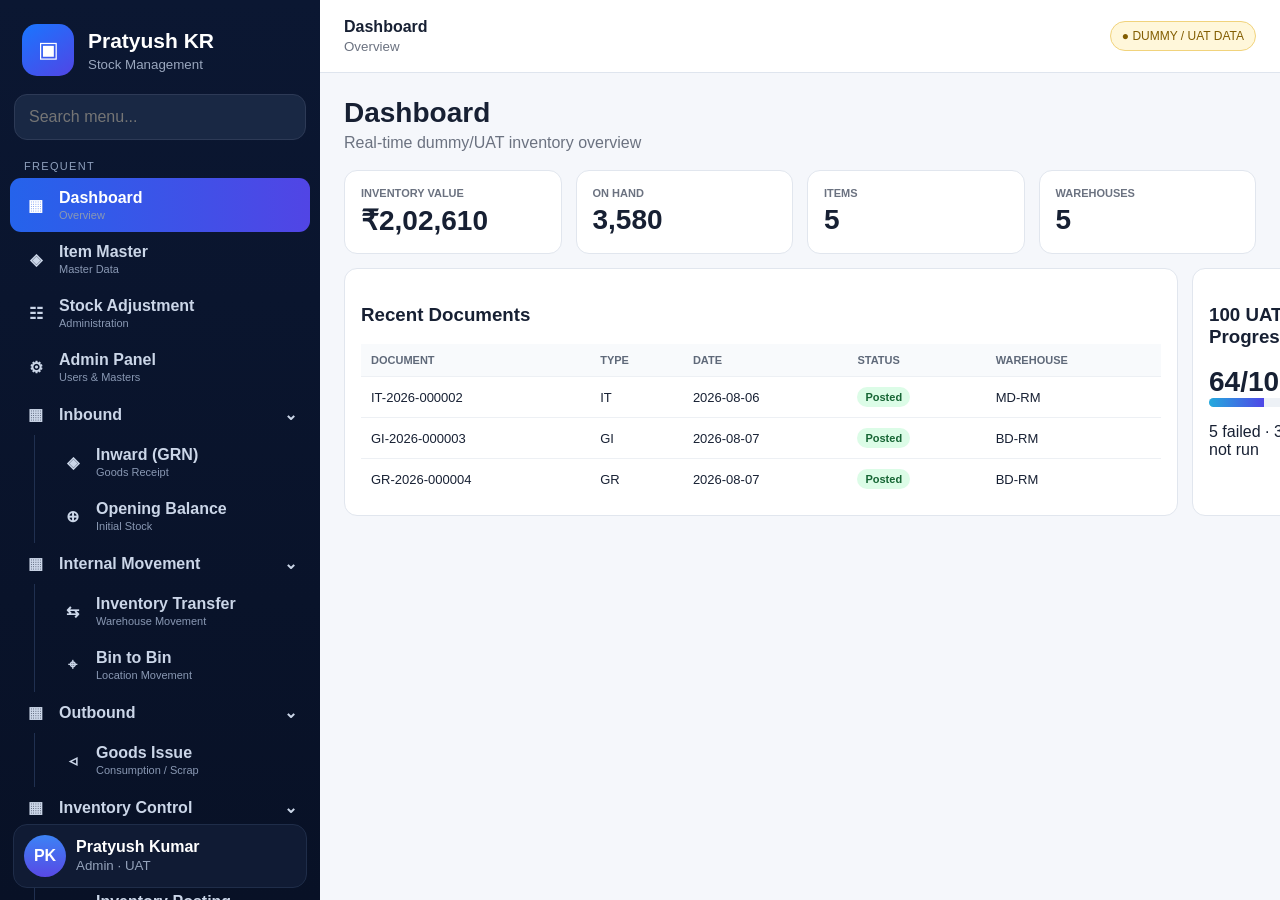
<file: index.html>
<!doctype html><html lang="en"><head><meta charset="utf-8"><meta name="viewport" content="width=device-width,initial-scale=1"><title>Pratyush KR Inventory UAT</title><style>
:root{--nav:#0b1732;--nav2:#081126;--blue:#2563eb;--violet:#5145e5;--bg:#f5f7fb;--ink:#172033;--mut:#6b7280;--line:#dfe5ee;--green:#16a34a;--red:#dc2626;--amber:#d97706}*{box-sizing:border-box}body{margin:0;font-family:Inter,Segoe UI,Arial,sans-serif;background:var(--bg);color:var(--ink)}button,input,select,textarea{font:inherit}.app{display:grid;grid-template-columns:320px 1fr;min-height:100vh}.side{position:sticky;top:0;height:100vh;background:linear-gradient(180deg,var(--nav),var(--nav2));color:#dbe5f5;display:flex;flex-direction:column;overflow:hidden}.brand{display:flex;gap:14px;align-items:center;padding:24px 22px 18px}.logo{width:52px;height:52px;border-radius:15px;display:grid;place-items:center;background:linear-gradient(145deg,#1976ff,#5145e5);color:#fff;font-size:22px}.brand b{display:block;color:#fff;font-size:21px}.brand small{display:block;color:#9aa7be;margin-top:4px}.search{padding:0 14px 10px}.search input{width:100%;background:#192844;color:#fff;border:1px solid #2d3a56;padding:13px 14px;border-radius:13px;outline:none}.navwrap{overflow:auto;padding:0 10px 100px}.sec{font-size:11px;text-transform:uppercase;letter-spacing:.12em;color:#8fa0bd;padding:10px 14px 6px}.nav,.group{width:100%;display:flex;align-items:center;gap:11px;background:transparent;color:#cbd6e8;border:0;padding:11px 13px;border-radius:11px;text-align:left;cursor:pointer;font-weight:700}.nav:hover,.group:hover{background:#142441;color:#fff}.nav .ic,.group .ic{width:25px;text-align:center}.nav small{display:block;font-size:11px;color:#8998b3;font-weight:500;margin-top:2px}.nav.active{background:linear-gradient(90deg,var(--blue),var(--violet));color:#fff}.sub{margin-left:24px;padding-left:12px;border-left:1px solid #203050}.sub.hide{display:none}.chev{margin-left:auto}.user{position:absolute;left:13px;right:13px;bottom:12px;border:1px solid #1f2d49;background:#101b34;border-radius:14px;padding:10px;display:flex;gap:10px;align-items:center}.av{width:42px;height:42px;border-radius:50%;display:grid;place-items:center;background:linear-gradient(#3c83f5,#5849e5);color:#fff;font-weight:800}.user b{display:block;color:#fff}.user small{color:#94a2ba}.main{min-width:0}.top{height:73px;background:#fff;border-bottom:1px solid var(--line);display:flex;align-items:center;padding:0 24px;position:sticky;top:0;z-index:10}.crumb{font-weight:800}.crumb small{display:block;color:var(--mut);font-weight:500;margin-top:3px}.uat{margin-left:auto;border:1px solid #f1d37c;background:#fff7da;color:#825d00;border-radius:999px;padding:7px 11px;font-size:12px}.page{padding:24px;max-width:1550px;margin:auto}.head{display:flex;gap:14px;align-items:flex-start;margin-bottom:18px}.head h1{margin:0;font-size:28px}.head p{margin:5px 0 0;color:var(--mut)}.actions{margin-left:auto;display:flex;gap:8px;flex-wrap:wrap}.btn{border:1px solid #d4dce8;background:#fff;color:#26364e;border-radius:9px;padding:9px 13px;font-weight:700;cursor:pointer}.btn.primary{border:0;background:var(--blue);color:#fff}.btn.danger{color:#b42318;border-color:#f0c1bc;background:#fff5f4}.grid{display:grid;gap:14px}.kpis{grid-template-columns:repeat(4,1fr)}.two{grid-template-columns:1.35fr 1fr}.card{background:#fff;border:1px solid #e1e6ee;border-radius:13px}.pad{padding:16px}.label{font-size:11px;color:var(--mut);text-transform:uppercase;font-weight:800}.value{font-size:28px;font-weight:900;margin-top:5px}.toolbar{display:flex;gap:8px;flex-wrap:wrap;margin-bottom:12px}.toolbar input,.toolbar select,.field input,.field select,.field textarea{border:1px solid #d7dee9;background:#fff;border-radius:9px;padding:9px 10px;outline:none}.toolbar .grow{flex:1;min-width:240px}.table{overflow:auto}.table table{width:100%;border-collapse:collapse;min-width:800px}.table th{background:#f8fafc;text-align:left;color:#5f6979;font-size:11px;text-transform:uppercase;padding:10px}.table td{padding:10px;border-top:1px solid #edf0f4;font-size:13px}.badge{display:inline-block;border-radius:999px;padding:4px 8px;font-size:11px;font-weight:800;background:#edf2f7}.green{background:#dcfce7;color:#166534}.red{background:#fee2e2;color:#991b1b}.amber{background:#fef3c7;color:#92400e}.tabs{display:flex;gap:8px;border-bottom:1px solid var(--line);margin-bottom:20px;overflow:auto}.tab{border:0;background:transparent;padding:12px 16px;color:#677184;font-weight:700;white-space:nowrap;cursor:pointer}.tab.active{color:var(--blue);border-bottom:2px solid var(--blue)}.modalbg{position:fixed;inset:0;background:#020817aa;z-index:50;display:grid;place-items:center;padding:18px}.modal{width:min(920px,100%);max-height:92vh;overflow:auto;background:#fff;border-radius:16px}.mh,.mf{padding:15px 18px;display:flex;align-items:center;border-bottom:1px solid var(--line)}.mh h3{margin:0}.mh .x{margin-left:auto}.mb{padding:18px}.mf{border-top:1px solid var(--line);border-bottom:0;justify-content:flex-end;gap:8px}.form{display:grid;grid-template-columns:1fr 1fr;gap:12px}.field{display:flex;flex-direction:column;gap:5px}.field.full{grid-column:1/-1}.field label{font-size:12px;color:#526078;font-weight:800}.notice{background:#fff9e7;border:1px solid #f3d47a;border-radius:10px;padding:11px;color:#785b00;font-size:12px;margin-bottom:14px}.admincards{grid-template-columns:repeat(4,1fr)}.master{overflow:hidden}.master .color{padding:15px;color:#fff;font-size:25px;font-weight:900}.master .body{padding:14px}.master .body b{display:block}.master .body small{color:var(--mut)}.rolegrid{grid-template-columns:repeat(3,1fr)}.role{padding:18px}.role b{font-size:17px}.role small{display:block;color:var(--mut);margin:6px 0}.toast{position:fixed;right:18px;top:84px;background:#15243e;color:#fff;padding:10px 14px;border-radius:10px;display:none;z-index:80}.hamb{display:none}.bar{height:9px;background:#edf1f6;border-radius:99px;overflow:hidden}.bar i{display:block;height:100%;background:linear-gradient(90deg,#24aadd,#4f47e7)}@media(max-width:900px){.app{display:block}.side{position:fixed;left:-330px;width:310px;z-index:40;transition:.2s}.side.open{left:0}.hamb{display:inline-block;margin-right:10px}.page{padding:15px 11px}.kpis,.admincards,.rolegrid,.two{grid-template-columns:1fr}.head{flex-wrap:wrap}.actions{margin-left:0}.form{grid-template-columns:1fr}.field.full{grid-column:auto}}
</style></head><body><div class="app"><aside id="side" class="side"><div class="brand"><div class="logo">▣</div><div><b>Pratyush KR</b><small>Stock Management</small></div></div><div class="search"><input id="menuSearch" placeholder="Search menu..."></div><div id="nav" class="navwrap"></div><div class="user"><div class="av">PK</div><div><b>Pratyush Kumar</b><small>Admin · UAT</small></div></div></aside><main class="main"><div class="top"><button id="hamb" class="btn hamb">☰</button><div id="crumb" class="crumb"></div><span class="uat">● DUMMY / UAT DATA</span></div><div id="page" class="page"></div></main></div><div id="modal"></div><div id="toast" class="toast"></div><script>
const $=s=>document.querySelector(s),$$=s=>[...document.querySelectorAll(s)],KEY='pratyush_kr_full_v3',today=()=>new Date().toISOString().slice(0,10),fmt=n=>Number(n||0).toLocaleString('en-IN',{maximumFractionDigits:2}),cash=n=>'₹'+Number(n||0).toLocaleString('en-IN',{maximumFractionDigits:2}),clone=x=>JSON.parse(JSON.stringify(x));
const seed={seq:{GR:4,GI:3,IT:2,OB:1,IC:1,IP:1,ADJ:280},items:[['I1','RM-ABS-BLK','ABS Granule Black','Raw Material','KG','BATCH',118],['I2','RM-PCB-001','PCB Assembly EN-5002','Raw Material','PCS','BATCH',68],['I3','SFG-BODY-RED','EN-5002 Body Red','Semi Finished','PCS','NONE',21.5],['I4','FG-TORCH-RED','EN-5002 Ready Torch Red','Finished Goods','PCS','SERIAL',182],['I5','PACK-BLISTER','EN-5002 Blister Pack Red','Packing Material','PCS','NONE',4.7]],wh:[['W1','BD-RM','Bidadi RM Warehouse','Bidadi'],['W2','BD-FG','Bidadi FG Warehouse','Bidadi'],['W3','MD-RM','Maddur RM Warehouse','Maddur'],['W4','TG-SFG','Taggahalli SFG Warehouse','Taggahalli'],['W5','HL-WIP','Hulivana WIP Warehouse','Hulivana']],bins:[['B1','W1','BD-RM-A-R01-L1-B01'],['B2','W1','BD-RM-A-R01-L1-B02'],['B3','W2','BD-FG-FG-R01-L1-B01'],['B4','W3','MD-RM-A-R01-L1-B01'],['B5','W4','TG-SFG-SFG-R01-L1-B01'],['B6','W5','HL-WIP-WIP-R01-L1-B01']],stock:[['I1','W1','B1',420,118],['I1','W3','B4',180,120],['I2','W1','B2',640,68],['I3','W4','B5',780,21.5],['I4','W2','B3',360,182],['I5','W1','B2',1200,4.7]],docs:[['GR-2026-000004','GR','2026-08-07','Posted','W1','Excess found',47200],['GI-2026-000003','GI','2026-08-07','Posted','W1','Maintenance',1050],['IT-2026-000002','IT','2026-08-06','Posted','W3','Replenishment',14160]],ledger:[['2026-08-07T09:20:00','GR-2026-000004','GR','I1','W1','B1',400,118],['2026-08-07T11:10:00','GI-2026-000003','GI','I4','W2','B3',-5,182]],counts:[],audit:[['2026-08-07T11:10:00','POST','Goods Issue','GI-2026-000003','Pratyush Kumar']],adjustments:[['ADJ0280/2627','2026-08-05','W3','Reconciliation Adjustment','Pratyush Kumar','', 'Posted'],['ADJ0279/2627','2026-08-03','W1','Opening Balance','Pratyush Kumar','', 'Posted'],['ADJ0278/2627','2026-08-01','W3','Reconciliation Adjustment','Krishna','', 'Posted']],users:[['Abhijith','abhijith@geaan.com','Loading/Unloading Supervisor','Loading/Unloading Supervisor','Bidadi Plant','Bidadi Plant Store','Inactive'],['Abhishek Patel','abhishek@rjca.co.in','Auditor Team','Stock Audit','-','-','Active'],['Pratyush Kumar','pratyush@geaan.com','Admin','Inventory Admin','Bidadi Plant','All Warehouses','Active']],roles:[['Accountant','View GRNs, Stock Ledger, Reconciliation',4],['Admin','Full system access - Masters & all screens',16],['Auditor Team','Audit and reconciliation access',5],['Driver','Vehicle driver for logistics',3],['Job Worker','Job work operations',3],['Loading/Unloading Supervisor','Loading and unloading operations',2],['Manager','Requisitions, Approvals, Reports',1],['Production Manager','Production and warehouse allocation',8],['Purchase executive','Purchase operations',4],['Purchase Manager','Purchase approvals',1],['Security','GRN Entry and Gate Pass',2],['Stock Taker','Physical stock count',6],['Stockist','Stock operations',8],['Supervisor','Warehouse supervision',6],['Viewer','Read only',5],['Maintenance','Maintenance operations',1]],flagged:[['5 Aug 2026, 6:04 pm','RC Copy','a vehicle Registration Certificate (RC)','Uploaded file is an RTO fee payment receipt, not a Registration Certificate.','Pratyush Kumar','Open'],['30 Jul 2026, 9:42 am','Tax Paid Receipt','a vehicle tax paid receipt','Uploaded file is a commercial vehicle insurance policy certificate.','Pratyush Kumar','Open']],uat:Array.from({length:100},(_,i)=>['UAT-'+String(i+1).padStart(3,'0'),['Item','Bin','Opening','GR','GI','Transfer','Batch','Serial','Count','Posting'][i%10],i<64?'Pass':i<69?'Fail':'Not Run'])};let d=JSON.parse(localStorage.getItem(KEY)||'null')||clone(seed),route=location.hash.slice(1)||'dash',adminTab='users';const save=()=>localStorage.setItem(KEY,JSON.stringify(d)),item=id=>d.items.find(x=>x[0]===id)||['',id,id],wh=id=>d.wh.find(x=>x[0]===id)||['',id,id],bin=id=>d.bins.find(x=>x[0]===id)||['','',id],qty=(i,w,b)=>d.stock.filter(s=>(!i||s[0]===i)&&(!w||s[1]===w)&&(!b||s[2]===b)).reduce((a,s)=>a+Number(s[3]),0),inv=()=>d.stock.reduce((a,s)=>a+s[3]*s[4],0);
const groups=[['Frequent',true,[['dash','▦','Dashboard','Overview'],['items','◈','Item Master','Master Data'],['adjust','☷','Stock Adjustment','Administration'],['admin','⚙','Admin Panel','Users & Masters']]],['Inbound',false,[['gr','◈','Inward (GRN)','Goods Receipt'],['opening','⊕','Opening Balance','Initial Stock']]],['Internal Movement',false,[['transfer','⇆','Inventory Transfer','Warehouse Movement'],['binmove','⌖','Bin to Bin','Location Movement']]],['Outbound',false,[['gi','◃','Goods Issue','Consumption / Scrap']]],['Inventory Control',false,[['count','▤','Inventory Count','Physical Stock'],['posting','✓','Inventory Posting','Variance Posting']]],['Tracking',false,[['stock','▤','Stock Overview','On Hand'],['ledger','≡','Stock Ledger','Movement History']]],['Master Data',false,[['warehouse','▣','Warehouse / Rack / Bin','Locations'],['items','◈','Item Master','Items']]],['Reports',false,[['reports','⌁','Reports','Operational'],['uatreg','✓','100 UAT Register','Go-live Gate']]],['Administration',false,[['admin','⚙','Admin Panel','Users, Roles, Masters'],['audit','◌','Audit Trail','User Actions'],['settings','⚙','Settings','Demo Controls']]]];
function navItem(x){return `<button class="nav ${route===x[0]?'active':''}" data-r="${x[0]}" data-q="${(x[2]+' '+x[3]).toLowerCase()}"><span class="ic">${x[1]}</span><span><b>${x[2]}</b><small>${x[3]}</small></span></button>`}function buildNav(){let h='';groups.forEach((g,i)=>{if(g[1])h+=`<div class="sec">${g[0]}</div>${g[2].map(navItem).join('')}`;else h+=`<button class="group" data-g="${i}"><span class="ic">▦</span>${g[0]}<span class="chev">⌄</span></button><div class="sub" data-s="${i}">${g[2].map(navItem).join('')}</div>`});$('#nav').innerHTML=h;$$('.nav').forEach(b=>b.onclick=()=>go(b.dataset.r));$$('.group').forEach(b=>b.onclick=()=>document.querySelector(`[data-s="${b.dataset.g}"]`).classList.toggle('hide'))}function go(r){route=r;location.hash=r;buildNav();render()}function head(t,s,a=''){return `<div class="head"><div><h1>${t}</h1><p>${s}</p></div><div class="actions">${a}</div></div>`}function table(h,r){return `<div class="table"><table><thead><tr>${h.map(x=>`<th>${x}</th>`).join('')}</tr></thead><tbody>${r.length?r.map(x=>`<tr>${x.map(y=>`<td>${y}</td>`).join('')}</tr>`).join(''):`<tr><td colspan="${h.length}">No records</td></tr>`}</tbody></table></div>`}function badge(x){let c=/Posted|Pass|Active|Reviewed/.test(x)?'green':/Fail|Inactive|Cancelled/.test(x)?'red':'amber';return `<span class="badge ${c}">${x}</span>`}function toast(t){let x=$('#toast');x.textContent=t;x.style.display='block';setTimeout(()=>x.style.display='none',1800)}function modal(c){$('#modal').innerHTML=`<div class="modalbg"><div class="modal">${c}</div></div>`}function closeModal(){$('#modal').innerHTML=''}function audit(a,e,r){d.audit.push([new Date().toISOString(),a,e,r,'Pratyush Kumar'])}
function dashboard(){let p=d.uat.filter(x=>x[2]==='Pass').length;return `${head('Dashboard','Real-time dummy/UAT inventory overview')}<div class="grid kpis">${[['Inventory Value',cash(inv())],['On Hand',fmt(qty())],['Items',d.items.length],['Warehouses',d.wh.length]].map(x=>`<div class="card pad"><div class="label">${x[0]}</div><div class="value">${x[1]}</div></div>`).join('')}</div><div class="grid two" style="margin-top:14px"><div class="card pad"><h3>Recent Documents</h3>${table(['Document','Type','Date','Status','Warehouse'],d.docs.slice().reverse().map(x=>[x[0],x[1],x[2],badge(x[3]),wh(x[4])[1]]))}</div><div class="card pad"><h3>100 UAT Progress</h3><div class="value">${p}/100</div><div class="bar"><i style="width:${p}%"></i></div><p>${d.uat.filter(x=>x[2]==='Fail').length} failed · ${d.uat.filter(x=>x[2]==='Not Run').length} not run</p></div></div>`}
function itemsPage(){return `${head('Item Master','Create and maintain dummy inventory items',`<button class="btn primary" onclick="openItem()">+ New Item</button>`)}<div class="card pad"><div class="toolbar"><input id="iq" class="grow" placeholder="Search item" oninput="renderItemRows()"></div><div id="itemRows"></div></div>`}function renderItemRows(){let q=($('#iq')?.value||'').toLowerCase();$('#itemRows').innerHTML=table(['Code','Name','Group','UoM','Tracking','On Hand','Action'],d.items.filter(x=>(x[1]+' '+x[2]).toLowerCase().includes(q)).map(x=>[x[1],x[2],x[3],x[4],x[5],fmt(qty(x[0])),`<button class="btn" onclick="openItem('${x[0]}')">Edit</button>`]))}function openItem(id){let x=id?item(id):['','','','','PCS','NONE',0];modal(`<div class="mh"><h3>${id?'Edit':'New'} Item</h3><button class="btn x" onclick="closeModal()">✕</button></div><div class="mb"><div class="form"><div class="field"><label>Code</label><input id="fc" value="${x[1]}" ${id?'disabled':''}></div><div class="field"><label>Name</label><input id="fn" value="${x[2]}"></div><div class="field"><label>Group</label><input id="fg" value="${x[3]||''}"></div><div class="field"><label>UoM</label><input id="fu" value="${x[4]||'PCS'}"></div><div class="field"><label>Tracking</label><select id="ft"><option>NONE</option><option>BATCH</option><option>SERIAL</option></select></div><div class="field"><label>Cost</label><input id="fco" type="number" value="${x[6]||0}"></div></div></div><div class="mf"><button class="btn primary" onclick="saveItem('${id||''}')">Save</button></div>`);if(id)$('#ft').value=x[5]}function saveItem(id){let c=$('#fc').value.trim(),n=$('#fn').value.trim();if(!c||!n)return toast('Code and name required');if(!id&&d.items.some(x=>x[1]===c))return toast('Duplicate code blocked');if(id){let x=item(id);x[2]=n;x[3]=$('#fg').value;x[4]=$('#fu').value;x[5]=$('#ft').value;x[6]=Number($('#fco').value)}else d.items.push(['I'+Date.now(),c,n,$('#fg').value,$('#fu').value,$('#ft').value,Number($('#fco').value)]);save();closeModal();render();toast('Item saved')}
function warehousePage(){return `${head('Warehouse / Rack / Bin','Branch → Warehouse → Bin structure',`<button class="btn primary" onclick="openBin()">+ New Bin</button>`)}<div class="card pad">${table(['Warehouse','Name','Branch','Bins','On Hand'],d.wh.map(w=>[w[1],w[2],w[3],d.bins.filter(b=>b[1]===w[0]).length,fmt(qty(null,w[0]))]))}</div><div class="card pad" style="margin-top:14px">${table(['Bin','Warehouse','On Hand'],d.bins.map(b=>[b[2],wh(b[1])[1],fmt(qty(null,b[1],b[0]))]))}</div>`}function openBin(){modal(`<div class="mh"><h3>New Bin</h3><button class="btn x" onclick="closeModal()">✕</button></div><div class="mb"><div class="field"><label>Warehouse</label><select id="bw">${d.wh.map(w=>`<option value="${w[0]}">${w[1]}</option>`).join('')}</select></div><div class="field"><label>Bin Code</label><input id="bc"></div></div><div class="mf"><button class="btn primary" onclick="saveBin()">Create</button></div>`)}function saveBin(){let c=$('#bc').value.trim();if(!c)return toast('Bin code required');d.bins.push(['B'+Date.now(),$('#bw').value,c]);save();closeModal();render()}
function transPage(type){let names={gr:'Inward (GRN)',opening:'Opening Balance',gi:'Goods Issue',transfer:'Inventory Transfer',binmove:'Bin to Bin'},pfx={gr:'GR',opening:'OB',gi:'GI',transfer:'IT',binmove:'IT'};return `${head(names[type],type==='gi'?'Consumption / Scrap':'Controlled dummy transaction',`<button class="btn primary" onclick="openTrans('${type}')">+ New ${names[type]}</button>`)}<div class="notice">All entries are dummy/UAT only. Negative stock is blocked.</div><div class="card pad">${table(['Document','Type','Date','Status','Warehouse','Value'],d.docs.filter(x=>x[1]===pfx[type]).map(x=>[x[0],x[1],x[2],badge(x[3]),wh(x[4])[1],cash(x[6])]))}</div>`}function openTrans(type){let mv=/transfer|binmove/.test(type);modal(`<div class="mh"><h3>New Transaction</h3><button class="btn x" onclick="closeModal()">✕</button></div><div class="mb"><div class="form"><div class="field"><label>Item</label><select id="ti">${d.items.map(i=>`<option value="${i[0]}">${i[1]} · ${i[2]}</option>`).join('')}</select></div><div class="field"><label>Warehouse</label><select id="tw" onchange="fillBins('tw','tb')">${d.wh.map(w=>`<option value="${w[0]}">${w[1]}</option>`).join('')}</select></div><div class="field"><label>Bin</label><select id="tb"></select></div>${mv?`<div class="field"><label>Destination Warehouse</label><select id="dw" onchange="fillBins('dw','db')">${d.wh.map(w=>`<option value="${w[0]}">${w[1]}</option>`).join('')}</select></div><div class="field"><label>Destination Bin</label><select id="db"></select></div>`:''}<div class="field"><label>Quantity</label><input id="tq" type="number" value="1"></div><div class="field"><label>Unit Cost</label><input id="tc" type="number" value="100"></div></div></div><div class="mf"><button class="btn primary" onclick="postTrans('${type}')">Post</button></div>`);fillBins('tw','tb');if(mv)fillBins('dw','db')}function fillBins(w,b){let wid=$('#'+w).value;$('#'+b).innerHTML=d.bins.filter(x=>x[1]===wid).map(x=>`<option value="${x[0]}">${x[2]}</option>`).join('')}function stockRow(i,w,b,delta,c){let s=d.stock.find(x=>x[0]===i&&x[1]===w&&x[2]===b);if(s){if(s[3]+delta<0)return false;s[3]+=delta;if(delta>0)s[4]=c}else{if(delta<0)return false;d.stock.push([i,w,b,delta,c])}return true}function docNo(p){d.seq[p]=(d.seq[p]||0)+1;return `${p}-2026-${String(d.seq[p]).padStart(6,'0')}`}function postTrans(type){let i=$('#ti').value,w=$('#tw').value,b=$('#tb').value,q=Number($('#tq').value),c=Number($('#tc').value),p=type==='gr'?'GR':type==='opening'?'OB':type==='gi'?'GI':'IT',no=docNo(p);if(type==='gi'){if(!stockRow(i,w,b,-q,c))return toast('Insufficient stock');d.ledger.push([new Date().toISOString(),no,'GI',i,w,b,-q,c])}else if(type==='gr'||type==='opening'){stockRow(i,w,b,q,c);d.ledger.push([new Date().toISOString(),no,p,i,w,b,q,c])}else{let dw=$('#dw').value,db=$('#db').value;if(!stockRow(i,w,b,-q,c))return toast('Insufficient stock');stockRow(i,dw,db,q,c);d.ledger.push([new Date().toISOString(),no,'IT-OUT',i,w,b,-q,c]);d.ledger.push([new Date().toISOString(),no,'IT-IN',i,dw,db,q,c])}d.docs.push([no,p,today(),'Posted',w,'UAT',q*c]);audit('POST',type,no);save();closeModal();render();toast(no+' posted')}
function stockPage(){return `${head('Stock Overview','Current on-hand by item, warehouse and bin')}<div class="card pad">${table(['Item','Name','Warehouse','Bin','Qty','Cost','Value'],d.stock.map(s=>[item(s[0])[1],item(s[0])[2],wh(s[1])[1],bin(s[2])[2],fmt(s[3]),cash(s[4]),cash(s[3]*s[4])]))}</div>`}function ledgerPage(){return `${head('Stock Ledger','Movement history')}<div class="card pad">${table(['Timestamp','Document','Type','Item','Warehouse','Bin','Qty'],d.ledger.slice().reverse().map(x=>[x[0].replace('T',' ').slice(0,19),x[1],x[2],item(x[3])[1],wh(x[4])[1],bin(x[5])[2],fmt(x[6])]))}</div>`}
function countPage(){return `${head('Inventory Count','Create physical counts',`<button class="btn primary" onclick="openCount()">+ New Count</button>`)}<div class="card pad">${table(['Count','Date','Item','Warehouse','System','Counted','Variance','Status'],d.counts.map(c=>[c[0],c[1],item(c[2])[1],wh(c[3])[1],c[5],c[6],c[7],badge(c[8])]))}</div>`}function openCount(){modal(`<div class="mh"><h3>New Count</h3><button class="btn x" onclick="closeModal()">✕</button></div><div class="mb"><div class="form"><div class="field"><label>Item</label><select id="ci">${d.items.map(i=>`<option value="${i[0]}">${i[1]}</option>`).join('')}</select></div><div class="field"><label>Warehouse</label><select id="cw" onchange="fillBins('cw','cb')">${d.wh.map(w=>`<option value="${w[0]}">${w[1]}</option>`).join('')}</select></div><div class="field"><label>Bin</label><select id="cb"></select></div><div class="field"><label>Counted Qty</label><input id="cq" type="number"></div></div></div><div class="mf"><button class="btn primary" onclick="saveCount()">Save</button></div>`);fillBins('cw','cb')}function saveCount(){let i=$('#ci').value,w=$('#cw').value,b=$('#cb').value,sys=qty(i,w,b),cnt=Number($('#cq').value),no=docNo('IC');d.counts.push([no,today(),i,w,b,sys,cnt,cnt-sys,'Pending']);save();closeModal();render()}function postingPage(){let p=d.counts.filter(c=>c[8]==='Pending');return `${head('Inventory Posting','Post count variances')}<div class="card pad">${table(['Count','Item','Warehouse','Variance','Action'],p.map(c=>[c[0],item(c[2])[1],wh(c[3])[1],c[7],`<button class="btn primary" onclick="postCount('${c[0]}')">Post</button>`]))}</div>`}function postCount(no){let c=d.counts.find(x=>x[0]===no);if(!stockRow(c[2],c[3],c[4],c[7],item(c[2])[6]))return toast('Negative stock blocked');let ip=docNo('IP');d.ledger.push([new Date().toISOString(),ip,'COUNT',c[2],c[3],c[4],c[7],item(c[2])[6]]);c[8]='Posted';save();render()}
function adjustPage(){return `${head('Stock Adjustment','Master-admin-only. Opening balance or reconciliation adjustment.',`<button class="btn primary" onclick="openAdj()">+ New Adjustment</button>`)}<div class="tabs"><button class="tab active">Adjustments</button><button class="tab" onclick="go('count')">Stock Take Approvals</button></div><div class="card pad"><div class="toolbar"><input class="grow" placeholder="Search number / warehouse / notes"><select><option>All status</option><option>Posted</option><option>Cancelled</option></select><select><option>All types</option><option>Opening Balance</option><option>Reconciliation Adjustment</option></select></div>${table(['Number','Date','Warehouse','Type','By','Notes','Status','Action'],d.adjustments.map((a,i)=>[`<span style="color:var(--blue)">${a[0]}</span>`,a[1],wh(a[2])[2],a[3],a[4],a[5],badge(a[6]),`<button class="btn" onclick="toast('Viewing ${a[0]}')">View</button> <button class="btn danger" onclick="cancelAdj(${i})">Cancel</button>`]))}</div>`}function openAdj(){modal(`<div class="mh"><h3>New Stock Adjustment</h3><button class="btn x" onclick="closeModal()">✕</button></div><div class="mb"><div class="form"><div class="field"><label>Type</label><select id="at"><option>Opening Balance</option><option>Reconciliation Adjustment</option></select></div><div class="field"><label>Item</label><select id="ai">${d.items.map(i=>`<option value="${i[0]}">${i[1]}</option>`).join('')}</select></div><div class="field"><label>Warehouse</label><select id="aw" onchange="fillBins('aw','ab')">${d.wh.map(w=>`<option value="${w[0]}">${w[1]}</option>`).join('')}</select></div><div class="field"><label>Bin</label><select id="ab"></select></div><div class="field"><label>Delta (+/-)</label><input id="aq" type="number"></div><div class="field"><label>Password</label><input id="ap" type="password"></div><div class="field full"><label>Notes</label><input id="an"></div></div></div><div class="mf"><button class="btn primary" onclick="postAdj()">Post Adjustment</button></div>`);fillBins('aw','ab')}function postAdj(){if($('#ap').value!=='1234')return toast('Wrong UAT password');let q=Number($('#aq').value),i=$('#ai').value,w=$('#aw').value,b=$('#ab').value;if(!stockRow(i,w,b,q,item(i)[6]))return toast('Negative stock blocked');let no='ADJ'+String(++d.seq.ADJ).padStart(4,'0')+'/2627';d.adjustments.unshift([no,today(),w,$('#at').value,'Pratyush Kumar',$('#an').value,'Posted']);d.ledger.push([new Date().toISOString(),no,'ADJ',i,w,b,q,item(i)[6]]);save();closeModal();render();toast(no+' posted')}function cancelAdj(i){let p=prompt('Enter password to cancel');if(p!=='1234')return toast('Wrong password');d.adjustments[i][6]='Cancelled';save();render()}
function adminPage(){let tabs=[['users','User Management'],['roles','Roles & Permissions'],['masters','Master Data'],['recon','Stock vs Crate Recon'],['flagged','Flagged Uploads']];return `${head('Admin Panel','Manage users, roles, and master data')}<div class="tabs">${tabs.map(t=>`<button class="tab ${adminTab===t[0]?'active':''}" onclick="adminTab='${t[0]}';render()">${t[1]}</button>`).join('')}</div>${adminTab==='users'?adminUsers():adminTab==='roles'?adminRoles():adminTab==='masters'?adminMasters():adminTab==='recon'?adminRecon():adminFlagged()}`}
function adminUsers(){let active=d.users.filter(x=>x[6]==='Active').length;return `<div class="toolbar"><input class="grow" placeholder="Search users by name, email, role..."><button class="btn primary" onclick="openUser()">+ Add New User</button></div><div class="grid admincards">${[['Total Users',d.users.length],['Active',active],['Inactive',d.users.length-active],['Roles',d.roles.length]].map(x=>`<div class="card pad"><div class="value">${x[1]}</div><div class="label">${x[0]}</div></div>`).join('')}</div><div class="card pad" style="margin-top:14px">${table(['Name','Email','Role','Designation','Plant','Warehouse','Status','Actions'],d.users.map((u,i)=>[u[0],u[1],u[2],u[3],u[4],u[5],badge(u[6]),`<button class="btn" onclick="toggleUser(${i})">${u[6]==='Active'?'Deactivate':'Activate'}</button>`]))}</div>`}function openUser(){modal(`<div class="mh"><h3>Add New User</h3><button class="btn x" onclick="closeModal()">✕</button></div><div class="mb"><div class="form"><div class="field"><label>Name</label><input id="un"></div><div class="field"><label>Email</label><input id="ue"></div><div class="field"><label>Role</label><select id="ur">${d.roles.map(r=>`<option>${r[0]}</option>`).join('')}</select></div><div class="field"><label>Designation</label><input id="ud"></div><div class="field"><label>Plant</label><input id="up"></div><div class="field"><label>Warehouse</label><input id="uw"></div></div></div><div class="mf"><button class="btn primary" onclick="saveUser()">Save User</button></div>`)}function saveUser(){d.users.push([$('#un').value,$('#ue').value,$('#ur').value,$('#ud').value,$('#up').value,$('#uw').value,'Active']);save();closeModal();render()}function toggleUser(i){d.users[i][6]=d.users[i][6]==='Active'?'Inactive':'Active';save();render()}
function adminRoles(){return `<div class="toolbar"><input id="rn" class="grow" placeholder="New role name"><button class="btn primary" onclick="addRole()">+ Add role</button></div><div class="grid rolegrid">${d.roles.map((r,i)=>`<div class="card role"><b>${r[0]}</b><small>${r[1]}</small><span style="color:var(--blue)">${r[2]} users</span><div style="margin-top:10px"><button class="btn" onclick="toast('Permissions editor opened for ${r[0]}')">Permissions</button></div></div>`).join('')}</div>`}function addRole(){let n=$('#rn').value.trim();if(!n)return;d.roles.push([n,'Custom role',0]);save();render()}
function adminMasters(){let m=[['Item Master',5753,'#3478f6'],['Vendor Master',509,'#a33df2'],['Customer Master',204,'#18b956'],['Price List Master',2,'#14a88f'],['Warehouse Master',176,'#fb5b0b'],['Plant Master',9,'#ef3340'],['Vehicle Master',196,'#e8a400'],['Transporter Vehicle Types',10,'#e78500'],['Supervisor Master',31,'#5b57f2'],['Driver Master',89,'#e8338b'],['Security Master',21,'#64748b'],['BOM Management',869,'#1ba79a'],['UOM Master',14,'#12a4dc'],['UOM Conversions',2,'#18aabd'],['Number Series',43,'#8b4af1'],['Asset Register (FAR)',7,'#756f6b'],['Colour Master',20,'#d12fe3'],['Polymer Master',15,'#78c500'],['Moulding Machines',42,'#f1284c'],['Mix Recipes',0,'#0faa79']];return `<div class="grid admincards">${m.map(x=>`<div class="card master"><div class="color" style="background:${x[2]}">${x[1]}</div><div class="body"><b>${x[0]}</b><small>Manage ${x[0].toLowerCase()}</small></div></div>`).join('')}</div>`}
function adminRecon(){let drift=d.stock.slice(0,3).map((s,i)=>[item(s[0])[1],item(s[0])[2],wh(s[1])[1],'BATCH-'+(100+i),s[3]+(i?0:5),s[3],i?0:5,i?'Matched':'Mismatched']);return `<div class="notice"><b>Stock vs Crate Reconciliation</b><br>Compares crate contents against stock ledger by item × warehouse × batch.</div><div class="grid kpis">${[['Total drift rows',1],['Crate phantoms',0],['Ledger phantoms',0],['Mismatched',1]].map(x=>`<div class="card pad"><div class="label">${x[0]}</div><div class="value">${x[1]}</div></div>`).join('')}</div><div class="card pad" style="margin-top:14px">${table(['Item Code','Item Name','Warehouse','Batch','In Crates','Ledger Net','Drift','Type'],drift)}</div>`}
function adminFlagged(){return `<div class="card pad">${table(['When','Upload slot','Expected','Why flagged','Uploaded by','Document','Action'],d.flagged.map((f,i)=>[f[0],f[1],f[2],f[3],f[4],'<span style="color:var(--blue)">View</span>',`<button class="btn" onclick="d.flagged[${i}][5]='Reviewed';save();render()">${f[5]==='Reviewed'?'Reviewed':'Mark reviewed'}</button>`]))}</div>`}
function reportsPage(){return `${head('Reports','Operational reports')}<div class="grid admincards">${['Inventory Status','Stock Movement','Inventory Valuation','Bin Content','Low Stock','Slow Moving','Count Variance','Audit Trail','Warehouse Stock'].map(n=>`<div class="card pad"><b>${n}</b><p style="color:var(--mut)">Filter · Export · Drill-down</p><button class="btn" onclick="toast('${n} opened')">Open</button></div>`).join('')}</div>`}function uatPage(){return `${head('100 UAT Register','Mandatory go-live test gate')}<div class="card pad">${table(['Test ID','Module','Result','Action'],d.uat.map((x,i)=>[x[0],x[1],badge(x[2]),`<select onchange="d.uat[${i}][2]=this.value;save();render()"><option ${x[2]==='Not Run'?'selected':''}>Not Run</option><option ${x[2]==='Pass'?'selected':''}>Pass</option><option ${x[2]==='Fail'?'selected':''}>Fail</option></select>`]))}</div>`}function auditPage(){return `${head('Audit Trail','Dummy user actions and posting history')}<div class="card pad">${table(['Timestamp','Action','Entity','Reference','User'],d.audit.slice().reverse().map(x=>[x[0].replace('T',' ').slice(0,19),x[1],x[2],x[3],x[4]]))}</div>`}function settingsPage(){return `${head('Settings','Demo environment controls')}<div class="card pad"><h3>Pratyush KR Inventory UAT</h3><p>All data is dummy and stored in browser local storage.</p><button class="btn danger" onclick="if(confirm('Reset all dummy data?')){d=clone(seed);save();go('dash')}">Reset All Dummy Data</button></div>`}
function render(){let map={dash:['Dashboard','Overview',dashboard],items:['Item Master','Master Data',itemsPage],warehouse:['Warehouse / Rack / Bin','Master Data',warehousePage],gr:['Inward (GRN)','Inbound',()=>transPage('gr')],opening:['Opening Balance','Inbound',()=>transPage('opening')],gi:['Goods Issue','Outbound',()=>transPage('gi')],transfer:['Inventory Transfer','Internal Movement',()=>transPage('transfer')],binmove:['Bin to Bin','Internal Movement',()=>transPage('binmove')],count:['Inventory Count','Inventory Control',countPage],posting:['Inventory Posting','Inventory Control',postingPage],stock:['Stock Overview','Tracking',stockPage],ledger:['Stock Ledger','Tracking',ledgerPage],adjust:['Stock Adjustment','Administration',adjustPage],admin:['Admin Panel','Administration',adminPage],reports:['Reports','Operational',reportsPage],uatreg:['100 UAT Register','Go-live Gate',uatPage],audit:['Audit Trail','Administration',auditPage],settings:['Settings','Administration',settingsPage]};let m=map[route]||map.dash;$('#crumb').innerHTML=`${m[0]}<small>${m[1]}</small>`;$('#page').innerHTML=m[2]();if(route==='items')renderItemRows()}$('#menuSearch').oninput=e=>{let q=e.target.value.toLowerCase();$$('.nav').forEach(b=>b.style.display=!q||b.dataset.q.includes(q)?'flex':'none')};$('#hamb').onclick=()=>$('#side').classList.toggle('open');window.onhashchange=()=>{route=location.hash.slice(1)||'dash';buildNav();render()};buildNav();render();
</script><script src="supabase-sync.js"></script></body></html>
</file>
